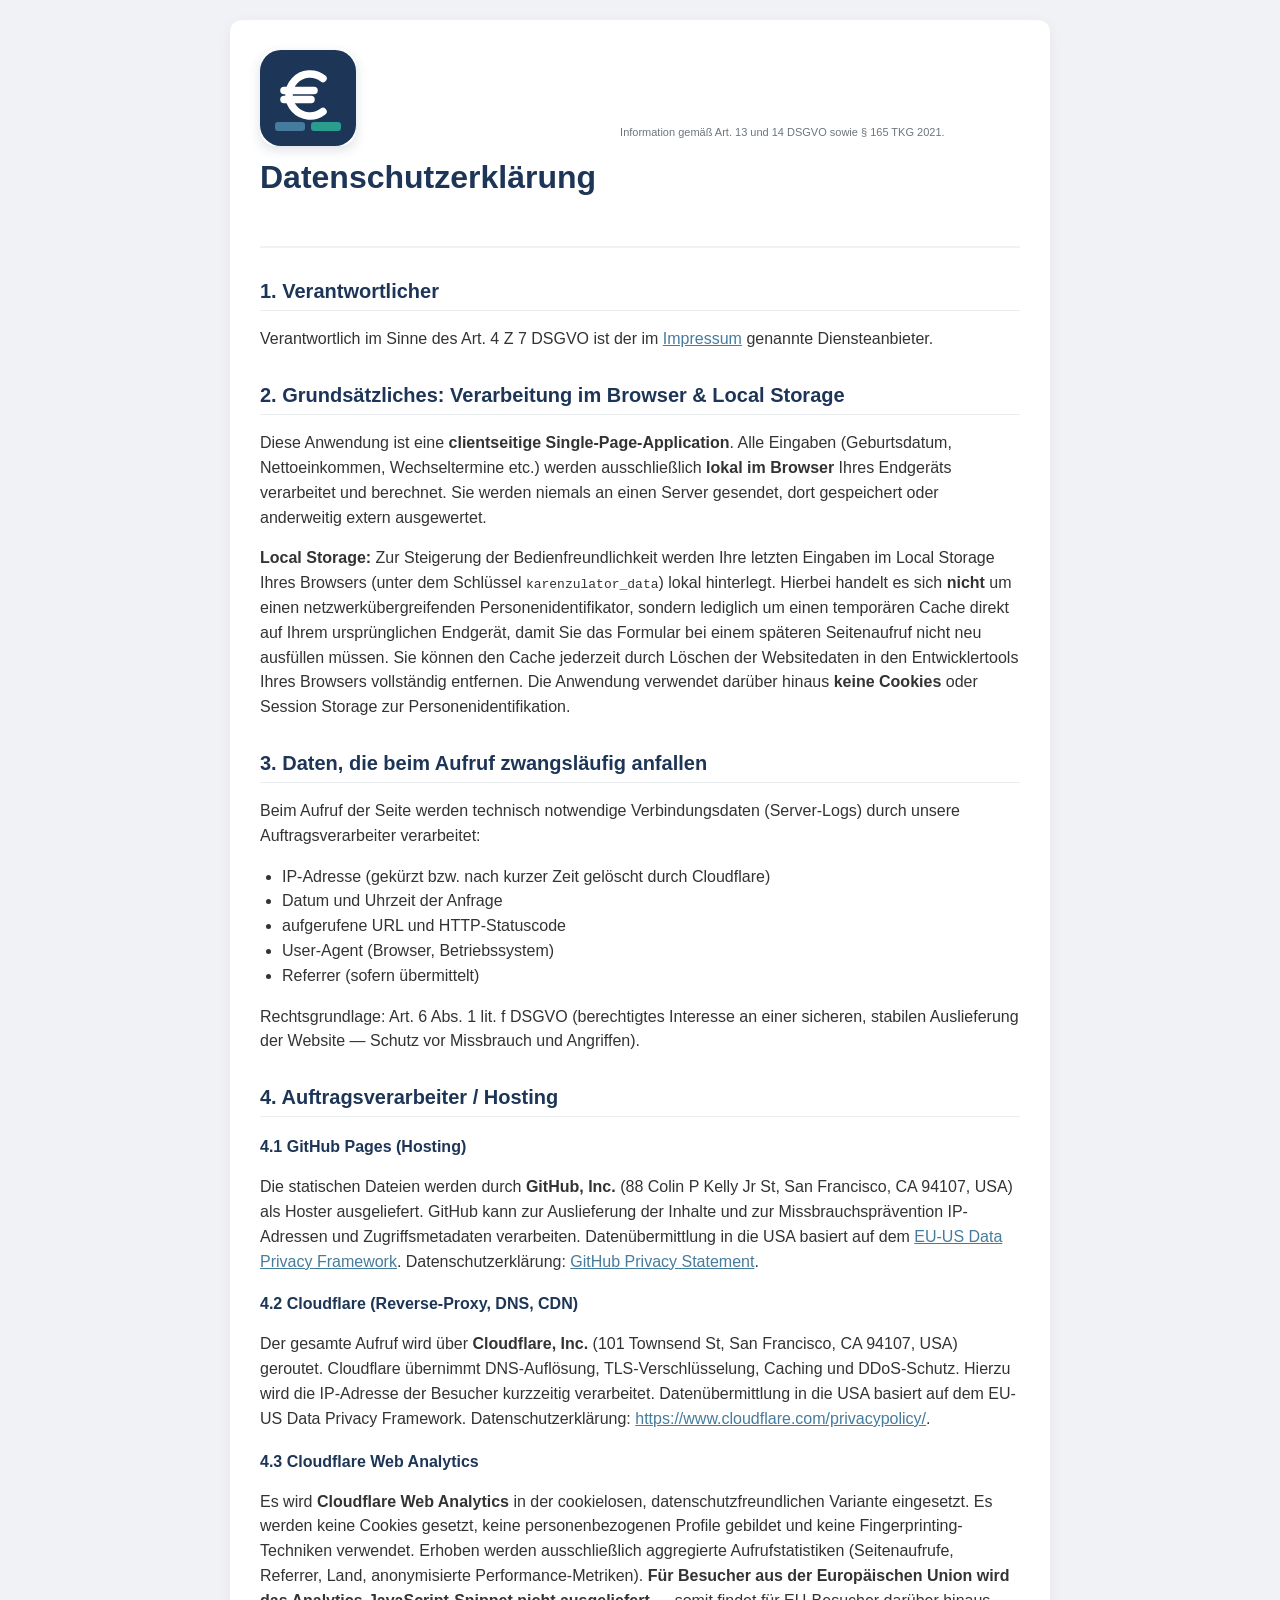
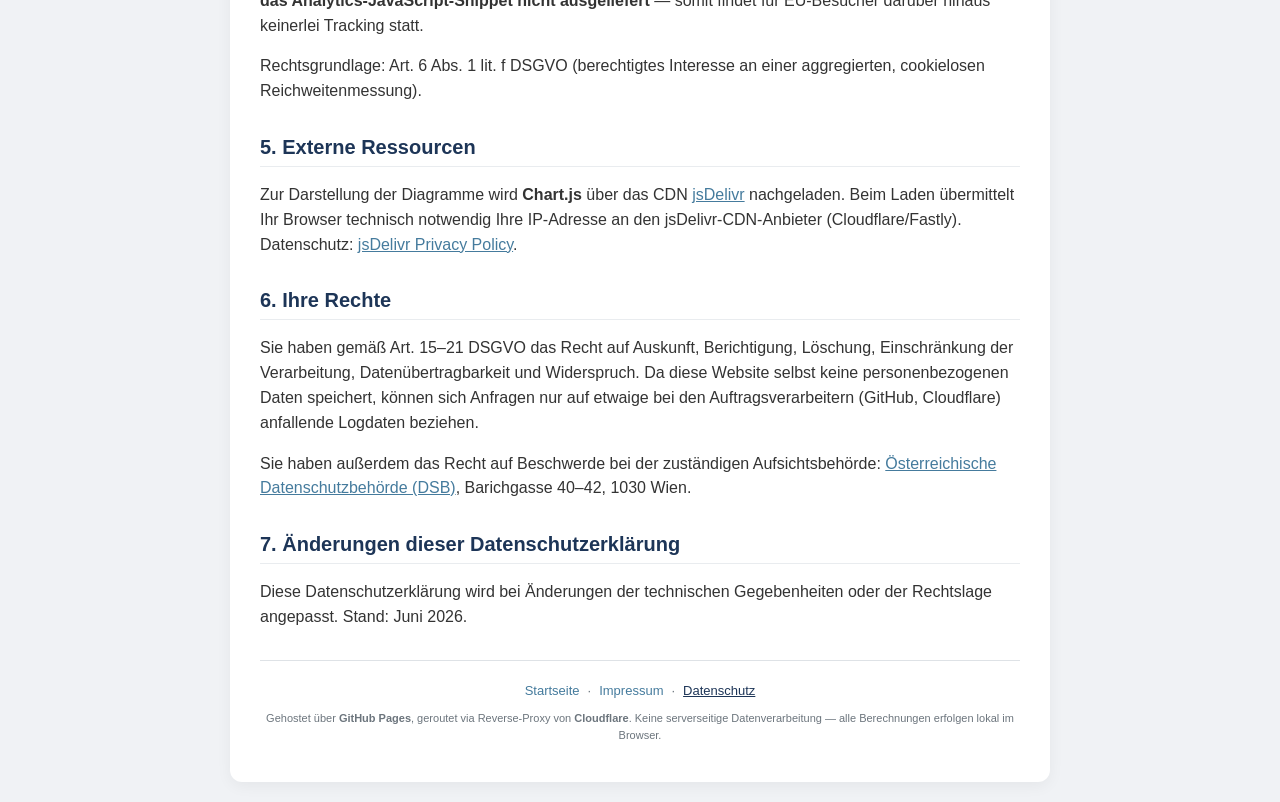
<file: datenschutz.html>
<!DOCTYPE html>
<html lang="de">

<head>
  <meta charset="UTF-8">
  <meta name="viewport" content="width=device-width, initial-scale=1.0">
  <title>Datenschutzerkl&auml;rung &mdash; Karenzulator</title>
  <link rel="icon" type="image/svg+xml" href="assets/favicon.svg">
  <link rel="apple-touch-icon" href="assets/favicon.svg">
  <meta name="theme-color" content="#1d3557">
  <meta name="robots" content="noindex">
  <link rel="stylesheet" href="css/styles.css">
</head>

<body>
  <div class="container legal-page">
    <div class="app-header">
      <div class="top-row">
        <a href="index.html" aria-label="Zur Startseite">
          <img src="assets/favicon.svg" alt="" class="app-logo" width="48" height="48">
        </a>
        <h1>Datenschutzerkl&auml;rung</h1>
      </div>
      <div class="desc-row">
        <p class="field-desc">
          Information gem&auml;&szlig; Art. 13 und 14 DSGVO sowie &sect; 165 TKG 2021.
        </p>
      </div>
    </div>


    <h2>1. Verantwortlicher</h2>
    <p>
      Verantwortlich im Sinne des Art. 4 Z 7 DSGVO ist der im
      <a href="impressum.html">Impressum</a> genannte Diensteanbieter.
    </p>

    <h2>2. Grunds&auml;tzliches: Verarbeitung im Browser &amp; Local Storage</h2>
    <p>
      Diese Anwendung ist eine <b>clientseitige Single-Page-Application</b>. Alle Eingaben
      (Geburtsdatum, Nettoeinkommen, Wechseltermine etc.) werden ausschlie&szlig;lich
      <b>lokal im Browser</b> Ihres Endger&auml;ts verarbeitet und berechnet. Sie werden niemals an einen Server
      gesendet,
      dort gespeichert oder anderweitig extern ausgewertet.
    </p>
    <p>
      <b>Local Storage:</b> Zur Steigerung der Bedienfreundlichkeit werden Ihre letzten Eingaben
      im Local Storage Ihres Browsers (unter dem Schl&uuml;ssel <code>karenzulator_data</code>) lokal hinterlegt.
      Hierbei handelt es sich <b>nicht</b> um einen netzwerk&uuml;bergreifenden Personenidentifikator,
      sondern lediglich um einen tempor&auml;ren Cache direkt auf Ihrem urspr&uuml;nglichen Endger&auml;t,
      damit Sie das Formular bei einem sp&auml;teren Seitenaufruf nicht neu ausf&uuml;llen m&uuml;ssen.
      Sie k&ouml;nnen den Cache jederzeit durch L&ouml;schen der Websitedaten in den Entwicklertools Ihres Browsers
      vollst&auml;ndig entfernen.
      Die Anwendung verwendet dar&uuml;ber hinaus <b>keine Cookies</b> oder Session Storage zur Personenidentifikation.
    </p>

    <h2>3. Daten, die beim Aufruf zwangsl&auml;ufig anfallen</h2>
    <p>
      Beim Aufruf der Seite werden technisch notwendige Verbindungsdaten (Server-Logs) durch unsere
      Auftragsverarbeiter verarbeitet:
    </p>
    <ul>
      <li>IP-Adresse (gek&uuml;rzt bzw. nach kurzer Zeit gel&ouml;scht durch Cloudflare)</li>
      <li>Datum und Uhrzeit der Anfrage</li>
      <li>aufgerufene URL und HTTP-Statuscode</li>
      <li>User-Agent (Browser, Betriebssystem)</li>
      <li>Referrer (sofern &uuml;bermittelt)</li>
    </ul>
    <p>
      Rechtsgrundlage: Art. 6 Abs. 1 lit. f DSGVO (berechtigtes Interesse an einer sicheren,
      stabilen Auslieferung der Website &mdash; Schutz vor Missbrauch und Angriffen).
    </p>

    <h2>4. Auftragsverarbeiter / Hosting</h2>

    <h3>4.1 GitHub Pages (Hosting)</h3>
    <p>
      Die statischen Dateien werden durch <b>GitHub, Inc.</b> (88 Colin P Kelly Jr St, San Francisco,
      CA 94107, USA) als Hoster ausgeliefert. GitHub kann zur Auslieferung der Inhalte und zur
      Missbrauchspr&auml;vention IP-Adressen und Zugriffsmetadaten verarbeiten.
      Daten&uuml;bermittlung in die USA basiert auf dem
      <a href="https://commission.europa.eu/document/fa09cbad-dd7d-4684-ae60-be03fcb0fddf_en" target="_blank"
        rel="noopener">EU-US Data Privacy Framework</a>.
      Datenschutzerkl&auml;rung:
      <a href="https://docs.github.com/en/site-policy/privacy-policies/github-general-privacy-statement" target="_blank"
        rel="noopener">GitHub Privacy Statement</a>.
    </p>

    <h3>4.2 Cloudflare (Reverse-Proxy, DNS, CDN)</h3>
    <p>
      Der gesamte Aufruf wird &uuml;ber <b>Cloudflare, Inc.</b> (101 Townsend St, San Francisco,
      CA 94107, USA) geroutet. Cloudflare &uuml;bernimmt DNS-Aufl&ouml;sung, TLS-Verschl&uuml;sselung,
      Caching und DDoS-Schutz. Hierzu wird die IP-Adresse der Besucher kurzzeitig verarbeitet.
      Daten&uuml;bermittlung in die USA basiert auf dem EU-US Data Privacy Framework.
      Datenschutzerkl&auml;rung:
      <a href="https://www.cloudflare.com/privacypolicy/" target="_blank"
        rel="noopener">https://www.cloudflare.com/privacypolicy/</a>.
    </p>

    <h3>4.3 Cloudflare Web Analytics</h3>
    <p>
      Es wird <b>Cloudflare Web Analytics</b> in der cookielosen, datenschutzfreundlichen Variante
      eingesetzt. Es werden keine Cookies gesetzt, keine personenbezogenen Profile gebildet und keine
      Fingerprinting-Techniken verwendet. Erhoben werden ausschlie&szlig;lich aggregierte
      Aufrufstatistiken (Seitenaufrufe, Referrer, Land, anonymisierte Performance-Metriken).
      <b>F&uuml;r Besucher aus der Europ&auml;ischen Union wird das Analytics-JavaScript-Snippet
        nicht ausgeliefert</b> &mdash; somit findet f&uuml;r EU-Besucher dar&uuml;ber hinaus keinerlei
      Tracking statt.
    </p>
    <p>
      Rechtsgrundlage: Art. 6 Abs. 1 lit. f DSGVO (berechtigtes Interesse an einer aggregierten,
      cookielosen Reichweitenmessung).
    </p>

    <h2>5. Externe Ressourcen</h2>
    <p>
      Zur Darstellung der Diagramme wird <b>Chart.js</b> &uuml;ber das CDN
      <a href="https://www.jsdelivr.com/" target="_blank" rel="noopener">jsDelivr</a> nachgeladen.
      Beim Laden &uuml;bermittelt Ihr Browser technisch notwendig Ihre IP-Adresse an den
      jsDelivr-CDN-Anbieter (Cloudflare/Fastly). Datenschutz:
      <a href="https://www.jsdelivr.com/terms/privacy-policy-jsdelivr-net" target="_blank" rel="noopener">jsDelivr
        Privacy Policy</a>.
    </p>

    <h2>6. Ihre Rechte</h2>
    <p>
      Sie haben gem&auml;&szlig; Art. 15&ndash;21 DSGVO das Recht auf Auskunft, Berichtigung, L&ouml;schung,
      Einschr&auml;nkung der Verarbeitung, Daten&uuml;bertragbarkeit und Widerspruch. Da diese Website
      selbst keine personenbezogenen Daten speichert, k&ouml;nnen sich Anfragen nur auf etwaige bei
      den Auftragsverarbeitern (GitHub, Cloudflare) anfallende Logdaten beziehen.
    </p>
    <p>
      Sie haben au&szlig;erdem das Recht auf Beschwerde bei der zust&auml;ndigen Aufsichtsbeh&ouml;rde:
      <a href="https://www.dsb.gv.at/" target="_blank" rel="noopener">&Ouml;sterreichische Datenschutzbeh&ouml;rde
        (DSB)</a>, Barichgasse 40&ndash;42, 1030 Wien.
    </p>

    <h2>7. &Auml;nderungen dieser Datenschutzerkl&auml;rung</h2>
    <p>
      Diese Datenschutzerkl&auml;rung wird bei &Auml;nderungen der technischen Gegebenheiten
      oder der Rechtslage angepasst. Stand: <time datetime="2026-06">Juni 2026</time>.
    </p>

    <footer class="legal-footer">
      <nav class="footer-nav" aria-label="Rechtliche Navigation">
        <a href="index.html">Startseite</a>
        <span aria-hidden="true">&middot;</span>
        <a href="impressum.html">Impressum</a>
        <span aria-hidden="true">&middot;</span>
        <a href="datenschutz.html" aria-current="page">Datenschutz</a>
      </nav>
      <p>
        Gehostet &uuml;ber <b>GitHub Pages</b>, geroutet via Reverse-Proxy von <b>Cloudflare</b>.
        Keine serverseitige Datenverarbeitung &mdash; alle Berechnungen erfolgen lokal im Browser.
      </p>
    </footer>
  </div>
</body>

</html>
</file>
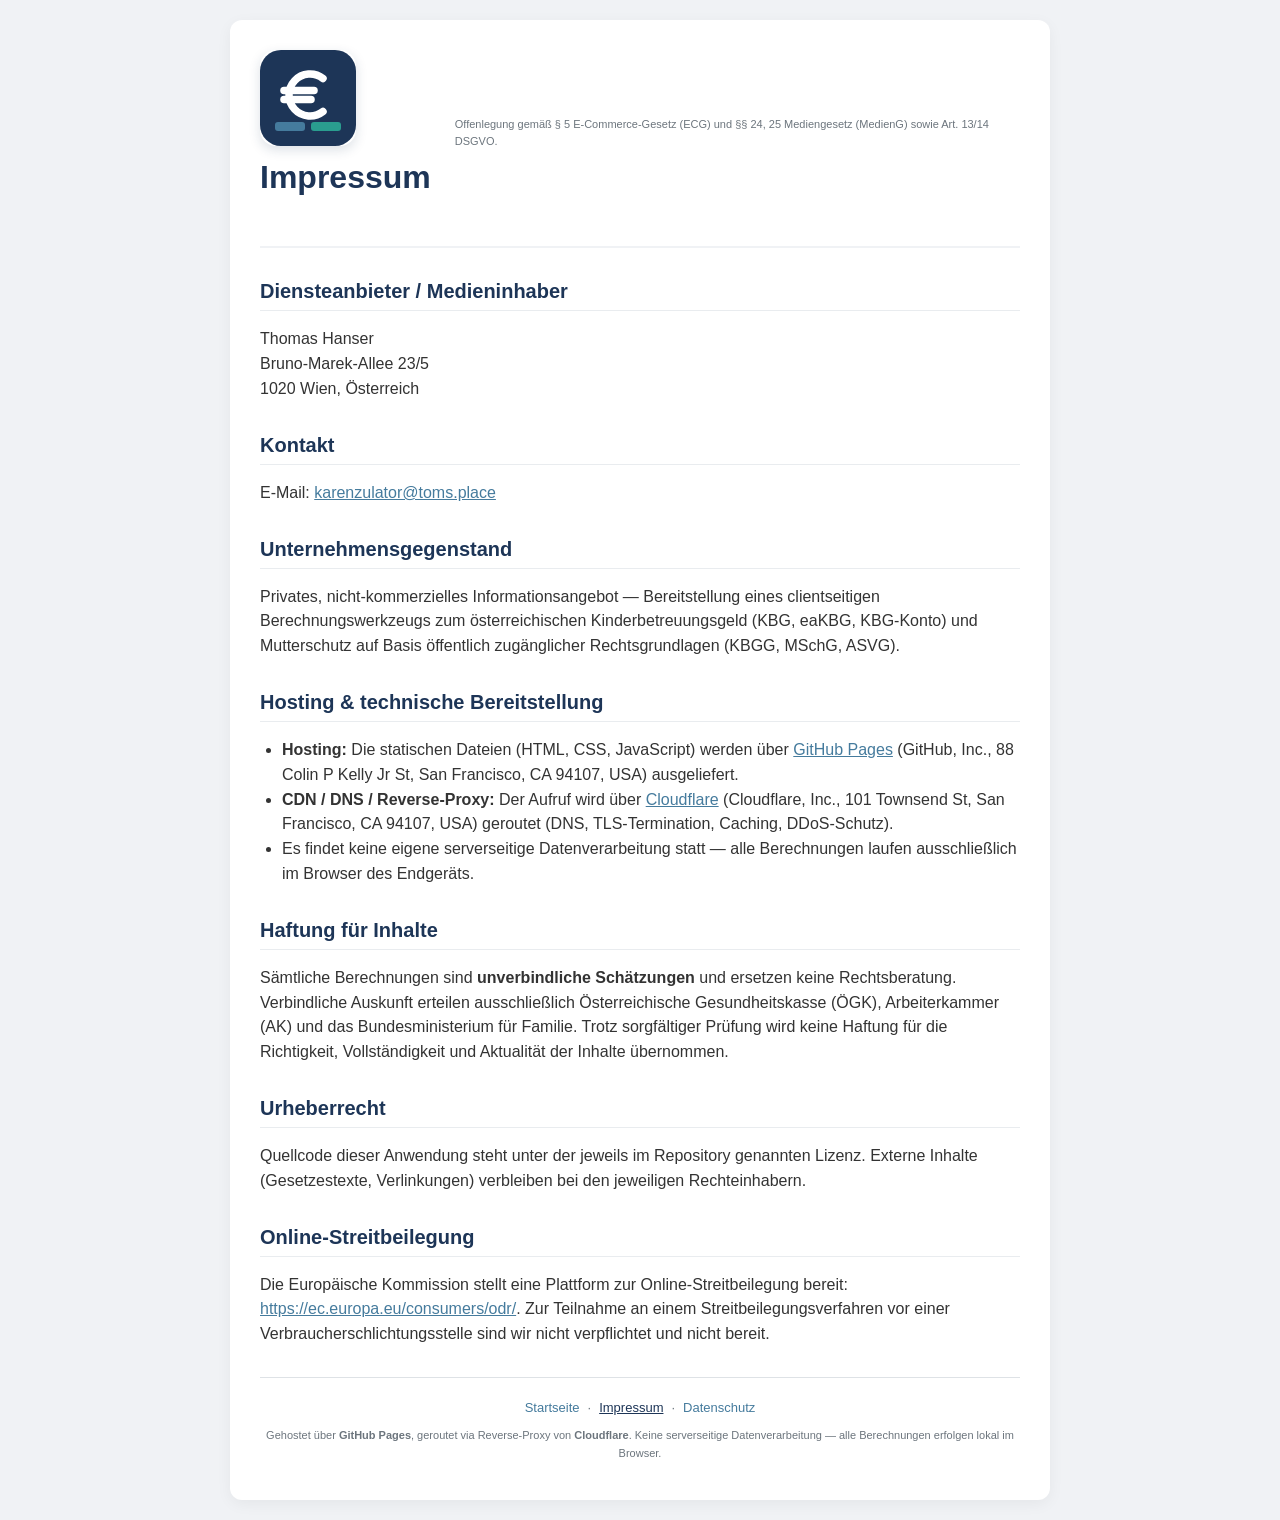
<file: impressum.html>
<!DOCTYPE html>
<html lang="de">

<head>
  <meta charset="UTF-8">
  <meta name="viewport" content="width=device-width, initial-scale=1.0">
  <title>Impressum &mdash; Karenzulator</title>
  <link rel="icon" type="image/svg+xml" href="assets/favicon.svg">
  <link rel="apple-touch-icon" href="assets/favicon.svg">
  <meta name="theme-color" content="#1d3557">
  <meta name="robots" content="noindex">
  <link rel="stylesheet" href="css/styles.css">
</head>

<body>
  <div class="container legal-page">
    <div class="app-header">
      <div class="top-row">
        <a href="index.html" aria-label="Zur Startseite">
          <img src="assets/favicon.svg" alt="" class="app-logo" width="48" height="48">
        </a>
        <h1>Impressum</h1>
      </div>
      <div class="desc-row">
        <p class="field-desc">
          Offenlegung gem&auml;&szlig; &sect; 5 E-Commerce-Gesetz (ECG) und &sect;&sect; 24, 25 Mediengesetz (MedienG)
          sowie Art. 13/14 DSGVO.
        </p>
      </div>
    </div>

    <h2>Diensteanbieter / Medieninhaber</h2>
    <p>
      Thomas Hanser<br>
      Bruno-Marek-Allee 23/5<br>
      1020 Wien, &Ouml;sterreich
    </p>

    <h2>Kontakt</h2>
    <p>
      E-Mail: <a href="mailto:karenzulator@toms.place">karenzulator@toms.place</a>
    </p>

    <h2>Unternehmensgegenstand</h2>
    <p>
      Privates, nicht-kommerzielles Informationsangebot &mdash; Bereitstellung eines clientseitigen
      Berechnungswerkzeugs zum &ouml;sterreichischen Kinderbetreuungsgeld (KBG, eaKBG, KBG-Konto) und Mutterschutz
      auf Basis &ouml;ffentlich zug&auml;nglicher Rechtsgrundlagen (KBGG, MSchG, ASVG).
    </p>

    <h2>Hosting &amp; technische Bereitstellung</h2>
    <ul>
      <li>
        <b>Hosting:</b> Die statischen Dateien (HTML, CSS, JavaScript) werden &uuml;ber
        <a href="https://pages.github.com/" target="_blank" rel="noopener">GitHub Pages</a>
        (GitHub, Inc., 88 Colin P Kelly Jr St, San Francisco, CA 94107, USA) ausgeliefert.
      </li>
      <li>
        <b>CDN / DNS / Reverse-Proxy:</b> Der Aufruf wird &uuml;ber
        <a href="https://www.cloudflare.com/" target="_blank" rel="noopener">Cloudflare</a>
        (Cloudflare, Inc., 101 Townsend St, San Francisco, CA 94107, USA) geroutet (DNS,
        TLS-Termination, Caching, DDoS-Schutz).
      </li>
      <li>
        Es findet keine eigene serverseitige Datenverarbeitung statt &mdash; alle Berechnungen laufen
        ausschlie&szlig;lich im Browser des Endger&auml;ts.
      </li>
    </ul>

    <h2>Haftung f&uuml;r Inhalte</h2>
    <p>
      S&auml;mtliche Berechnungen sind <b>unverbindliche Sch&auml;tzungen</b> und ersetzen keine
      Rechtsberatung. Verbindliche Auskunft erteilen ausschlie&szlig;lich
      &Ouml;sterreichische Gesundheitskasse (&Ouml;GK), Arbeiterkammer (AK) und das
      Bundesministerium f&uuml;r Familie. Trotz sorgf&auml;ltiger Pr&uuml;fung wird keine Haftung f&uuml;r
      die Richtigkeit, Vollst&auml;ndigkeit und Aktualit&auml;t der Inhalte &uuml;bernommen.
    </p>

    <h2>Urheberrecht</h2>
    <p>
      Quellcode dieser Anwendung steht unter der jeweils im Repository genannten Lizenz.
      Externe Inhalte (Gesetzestexte, Verlinkungen) verbleiben bei den jeweiligen Rechteinhabern.
    </p>

    <h2>Online-Streitbeilegung</h2>
    <p>
      Die Europ&auml;ische Kommission stellt eine Plattform zur Online-Streitbeilegung bereit:
      <a href="https://ec.europa.eu/consumers/odr/" target="_blank"
        rel="noopener">https://ec.europa.eu/consumers/odr/</a>.
      Zur Teilnahme an einem Streitbeilegungsverfahren vor einer Verbraucherschlichtungsstelle sind wir nicht
      verpflichtet und nicht bereit.
    </p>

    <footer class="legal-footer">
      <nav class="footer-nav" aria-label="Rechtliche Navigation">
        <a href="index.html">Startseite</a>
        <span aria-hidden="true">&middot;</span>
        <a href="impressum.html" aria-current="page">Impressum</a>
        <span aria-hidden="true">&middot;</span>
        <a href="datenschutz.html">Datenschutz</a>
      </nav>
      <p>
        Gehostet &uuml;ber <b>GitHub Pages</b>, geroutet via Reverse-Proxy von <b>Cloudflare</b>.
        Keine serverseitige Datenverarbeitung &mdash; alle Berechnungen erfolgen lokal im Browser.
      </p>
    </footer>
  </div>
</body>

</html>
</file>
<file: css/styles.css>
:root {
  --wochengeld-color: #e63946;
  --mutter-kbg-color: #457b9d;
  --vater-kbg-color: #2a9d8f;
  --mutter-kbg-2-color: #1d3557;
  --extended-m-color: #f4a261;
  --extended-v-color: #e9c46a;
  --arbeiten-color: #e9ecef;
  --bg-light: #f8f9fa;
  --primary: #1d3557;
  --primary-accent: #457b9d;
  --danger: #e63946;
  --success: #2a9d8f;
}

* {
  box-sizing: border-box;
}

body {
  font-family: "Segoe UI", Tahoma, Geneva, Verdana, sans-serif;
  line-height: 1.5;
  color: #333;
  background-color: #f0f2f5;
  margin: 0;
  padding: 20px;
}
.container {
  max-width: 1400px;
  margin: 0 auto;
  background: white;
  padding: 30px;
  border-radius: 12px;
  box-shadow: 0 4px 15px rgba(0, 0, 0, 0.05);
}
h1,
h2,
h3 {
  color: var(--primary);
  margin-top: 0;
}

/* ============ App Header (Logo + H1) ============ */
.app-header {
  display: flex;
  flex-direction: row;
  align-items: center;
  justify-content: flex-start;
  gap: 24px;
  margin-bottom: 24px;
  border-bottom: 2px solid #f0f2f5;
  padding-bottom: 24px;
}
.app-logo {
  flex: 0 0 auto;
  width: 96px;
  height: 96px;
  border-radius: 16px;
  box-shadow: 0 4px 12px rgba(29, 53, 87, 0.15);
}
.app-header-text {
  display: flex;
  flex-direction: column;
  justify-content: center;
  gap: 8px;
}
.app-header-text h1 {
  margin: 0;
  font-size: 28px;
  color: var(--primary);
  line-height: 1.2;
}
.app-header-text p {
  margin: 0;
  color: #555;
  font-size: 15px;
  line-height: 1.6;
}
.app-header-text h2 {
  font-size: 16px;
  color: var(--danger);
  margin: 0;
  background: #ffebee;
  padding: 6px 12px;
  border-radius: 6px;
  display: inline-block;
  align-self: flex-start;
}
@media (max-width: 768px) {
  .app-header {
    display: grid;
    grid-template-columns: 48px 1fr;
    gap: 12px;
    align-items: center;
    border-bottom: 2px solid #f0f2f5;
    padding-bottom: 20px;
    margin-bottom: 20px;
  }
  .app-header-text {
    display: contents;
  }
  .app-logo {
    grid-column: 1;
    width: 48px;
    height: 48px;
    border-radius: 8px;
    margin: 0;
  }
  .app-header-text h1 {
    grid-column: 2;
    font-size: 20px;
    margin: 0;
  }
  .app-header-text p {
    grid-column: 1 / -1;
    font-size: 13px;
    margin-top: 8px;
  }
  .app-header-text h2 {
    grid-column: 1 / -1;
    align-self: flex-start;
  }
}

.grid {
  display: grid;
  grid-template-columns: 380px 1fr;
  gap: 30px;
}

@media (max-width: 1536px) {
  /* Limit Sidebar + Main to viewport width to prevent horizontal scroll.
       Wert wird in engeren Breakpoints unten an das jeweilige Padding angepasst. */
  .grid > .controls,
  .grid > .dashboard-section {
    max-width: calc(100vw - 28px);
    min-width: 0;
    overflow-x: hidden;
  }
}
@media (max-width: 1000px) {
  .grid {
    grid-template-columns: 1fr;
  }
}

/* ============ Sidebar ============ */
.controls {
  background: var(--bg-light);
  padding: 20px;
  border-radius: 8px;
  border: 1px solid #dee2e6;
  height: fit-content;
}
.form-group {
  margin-bottom: 24px;
}
.form-group.nested {
  background: #fff;
  padding: 16px;
  border-radius: 6px;
  border: 1px solid #dee2e6;
}
label {
  display: block;
  font-weight: 700;
  margin-bottom: 4px;
  color: #343a40;
  font-size: 14px;
}
.check-label {
  display: flex;
  align-items: center;
  gap: 8px;
  cursor: pointer;
  font-weight: 600;
}
.check-label input {
  width: 16px;
}
.field-desc {
  font-size: 11px;
  color: #6c757d;
  margin-top: 4px;
  display: block;
  line-height: 1.4;
}
input[type="date"],
input[type="number"],
select {
  width: 100%;
  max-width: 100%;
  min-width: 0;
  padding: 10px;
  border: 1px solid #ced4da;
  border-radius: 6px;
  font-size: 14px;
  background: #fff;
}
/* iOS Safari: date-Inputs nicht entkleiden (sonst kollabiert Text vertikal),
   aber Mindesthöhe erzwingen, damit der native Picker-Text nicht abgeschnitten wird. */
input[type="date"] {
  min-height: 42px;
  line-height: 1.2;
  -webkit-appearance: none;
  appearance: none;
  -webkit-min-logical-height: 1.2em;
}
input[type="number"],
select {
  -webkit-appearance: none;
  appearance: none;
}
select {
  background-image: url("data:image/svg+xml;utf8,<svg xmlns='http://www.w3.org/2000/svg' viewBox='0 0 12 8'><path fill='%236c757d' d='M6 8L0 0h12z'/></svg>");
  background-repeat: no-repeat;
  background-position: right 12px center;
  background-size: 10px;
  padding-right: 32px;
}
.input-group {
  display: flex;
  align-items: stretch;
  width: 100%;
}
.input-group input {
  flex: 1 1 auto;
  min-width: 0;
  border-top-right-radius: 0;
  border-bottom-right-radius: 0;
}
.input-group-append {
  flex: 0 0 auto;
}
.input-group-append {
  padding: 10px 12px;
  background: #e9ecef;
  border: 1px solid #ced4da;
  border-left: none;
  border-top-right-radius: 6px;
  border-bottom-right-radius: 6px;
  font-size: 14px;
  color: #495057;
  font-weight: bold;
}
hr {
  border: 0;
  border-top: 1px solid #dee2e6;
  margin: 16px 0;
}

.btn-primary {
  width: 100%;
  padding: 12px;
  background: var(--primary);
  color: white;
  border: none;
  border-radius: 6px;
  font-size: 15px;
  font-weight: bold;
  cursor: pointer;
  transition: background 0.2s;
}
.btn-primary:hover {
  background: var(--primary-accent);
}
.btn-primary:disabled {
  opacity: 0.5;
  cursor: progress;
}

.btn-secondary {
  background: #e2e8f0;
  color: #333;
  border: 1px solid #cbd5e1;
  border-radius: 6px;
  font-size: 14px;
  font-weight: bold;
  cursor: pointer;
  transition: all 0.2s ease;
  flex: 0 0 auto;
  width: auto;
  padding: 5px 16px;
  display: flex;
  align-items: center;
}
.btn-secondary:hover {
  background: #cbd5e1;
  border-color: #94a3b8;
}

.optimizer-result {
  margin-top: 12px;
  font-size: 12px;
  padding: 10px;
  background: #fff;
  border-radius: 6px;
  border-left: 4px solid var(--success);
  display: none;
}
.optimizer-result.active {
  display: block;
}
.optimizer-result h4 {
  margin: 0 0 6px 0;
  font-size: 13px;
  color: var(--success);
}

/* ============ Alert Boxes ============ */
.alert-box {
  background: #ffebee;
  border-left: 5px solid var(--danger);
  padding: 12px 15px;
  margin-bottom: 12px;
  border-radius: 4px;
  font-size: 13px;
  color: #b71c1c;
  display: none;
}

/* ============ Dashboards / Cards ============ */
.dashboard-section {
  margin-bottom: 36px;
}
.dashboard {
  display: grid;
  grid-template-columns: repeat(auto-fit, minmax(180px, 1fr));
  gap: 20px;
  margin-top: 12px;
}
.card {
  background: var(--bg-light);
  padding: 15px;
  border-radius: 8px;
  border-left: 5px solid #6c757d;
  box-shadow: 0 2px 4px rgba(0, 0, 0, 0.02);
  display: flex;
  flex-direction: column;
  justify-content: center;
}
.card.success {
  border-left-color: var(--success);
  background-color: #e8f5e9;
}
.card.danger {
  border-left-color: var(--danger);
  background-color: #ffebee;
}
.card.total {
  border-left-color: var(--primary);
  background-color: #e3f2fd;
}
.card.household {
  border-left-color: #6a4c93;
  background-color: #f3e5f5;
}
.card h4 {
  margin: 0;
  font-size: 11px;
  text-transform: uppercase;
  color: #6c757d;
  letter-spacing: 0.3px;
}
.card .value {
  font-size: 18px;
  font-weight: bold;
  margin-top: 5px;
}
.card .subtext {
  font-size: 11px;
  color: #adb5bd;
  margin-top: 3px;
}
.card.calc-detail {
  grid-column: 1 / -1;
  margin-top: 15px;
  font-size: 13px;
  line-height: 1.7;
}

/* ============ Timeline ============ */
.timeline-wrapper {
  margin-top: 20px;
  background: #fff;
  border: 1px solid #dee2e6;
  border-radius: 8px;
  padding: 20px;
}
.timeline-bar {
  display: flex;
  height: 35px;
  border-radius: 6px;
  overflow: hidden;
  margin-bottom: 25px;
  box-shadow: inset 0 2px 4px rgba(0, 0, 0, 0.1);
  background: var(--arbeiten-color);
}
.timeline-segment {
  display: flex;
  align-items: center;
  justify-content: center;
  color: white;
  font-weight: bold;
  font-size: 11px;
  overflow: hidden;
  white-space: nowrap;
  border-right: 1px solid rgba(255, 255, 255, 0.2);
}
.legend {
  display: flex;
  gap: 12px;
  flex-wrap: wrap;
  margin-bottom: 20px;
}
.legend-item {
  display: flex;
  align-items: center;
  font-size: 12px;
}
.legend-color {
  width: 14px;
  height: 14px;
  border-radius: 4px;
  margin-right: 6px;
}

/* ============ Calendar ============ */
.calendar-view {
  display: grid;
  grid-template-columns: repeat(auto-fill, minmax(280px, 1fr));
  gap: 15px;
  margin-top: 20px;
}
.month-box {
  background: white;
  border: 1px solid #dee2e6;
  border-radius: 8px;
  padding: 12px;
  box-shadow: 0 2px 5px rgba(0, 0, 0, 0.02);
  display: flex;
  flex-direction: column;
  justify-content: space-between;
}
.month-header {
  font-weight: bold;
  border-bottom: 2px solid #f0f2f5;
  padding-bottom: 5px;
  margin-bottom: 8px;
  color: var(--primary);
  font-size: 14px;
  display: flex;
  justify-content: space-between;
}
.person-grid {
  display: grid;
  grid-template-columns: 1fr 0.6fr;
  gap: 8px;
}
.person-strip {
  display: flex;
  flex-direction: column;
  min-width: 0;
}
.person-name {
  font-size: 11px;
  font-weight: bold;
  color: #6c757d;
  margin-bottom: 4px;
  text-transform: uppercase;
  text-align: end;
  padding-bottom: 4px;
  border-bottom: 1px dashed #e9ecef;
}
.day-strip {
  display: flex;
  flex-direction: row;
  justify-content: end;
  gap: 4px;
  font-size: 11px;
  flex: 1;
}
.person-finance {
  display: flex;
  justify-content: end;
  font-size: 12px;
  margin-top: 8px;
  padding-top: 6px;
  border-top: 1px dashed #e9ecef;
  font-weight: 500;
}
.phase-badge {
  padding: 4px 8px;
  border-radius: 4px;
  font-weight: 500;
  overflow: hidden;
  white-space: nowrap;
  display: flex;
  justify-content: space-between;
}
.finance-footer {
  border-top: 1px solid #eee;
  padding-top: 8px;
  font-size: 12px;
  margin-top: 8px;
}
.finance-row {
  display: grid;
  grid-template-columns: auto auto;
  gap: 6px;
  margin-bottom: 2px;
}
.finance-total {
  font-weight: bold;
  font-size: 13px;
}

/* ============ Phase Colors ============ */
.bg-wochengeld {
  background-color: var(--wochengeld-color);
  color: white;
}
.bg-mutter-kbg {
  background-color: var(--mutter-kbg-color);
  color: white;
}
.bg-vater-kbg {
  background-color: var(--vater-kbg-color);
  color: white;
}
.bg-mutter-kbg-2 {
  background-color: var(--mutter-kbg-2-color);
  color: white;
}
.bg-ext-m {
  background-color: var(--extended-m-color);
  color: #333;
}
.bg-ext-v {
  background-color: var(--extended-v-color);
  color: #333;
}
.bg-arbeiten {
  background-color: var(--arbeiten-color);
  color: #6c757d;
  border: 1px solid #ced4da;
}
.color-mutter {
  color: var(--mutter-kbg-color);
  font-weight: 600;
}
.color-vater {
  color: var(--vater-kbg-color);
  font-weight: 600;
}

/* ============ Chart ============ */
.chart-card {
  background: white;
  padding: 15px;
  border-radius: 8px;
  border: 1px solid #dee2e6;
  margin-top: 20px;
}
.chart-container {
  position: relative;
  height: 320px;
  width: 100%;
}

/* ============ Annahmen-Box ============ */
.assumptions-box {
  margin-top: 30px;
  padding: 14px 18px;
  background: #fff8e1;
  border: 1px solid #ffe082;
  border-radius: 8px;
  font-size: 13px;
  color: #4a3a00;
}
.assumptions-box summary {
  cursor: pointer;
  font-weight: 600;
  font-size: 14px;
  padding: 4px 0;
  user-select: none;
}
.assumptions-box summary:hover {
  color: #b76e00;
}
.assumptions-content {
  margin-top: 12px;
}
.assumptions-content h4 {
  margin: 14px 0 6px;
  font-size: 13px;
  color: #6b4f00;
}
.assumptions-content h4:first-child {
  margin-top: 0;
}
.assumptions-content ul {
  margin: 0 0 10px;
  padding-left: 20px;
  line-height: 1.55;
}
.assumptions-content li {
  margin-bottom: 4px;
}
.assumptions-content a {
  color: #b76e00;
}

/* ============ Footer ============ */
.legal-footer {
  margin-top: 30px;
  padding-top: 20px;
  border-top: 1px solid #dee2e6;
  font-size: 11px;
  color: #6c757d;
  text-align: center;
}
.legal-footer p {
  margin: 8px 0;
}
.footer-nav {
  margin-bottom: 10px;
  font-size: 13px;
  display: flex;
  flex-wrap: wrap;
  justify-content: center;
  align-items: center;
  gap: 8px;
}
.footer-nav a {
  color: var(--primary-accent);
  text-decoration: none;
  font-weight: 500;
}
.footer-nav a:hover {
  text-decoration: underline;
}
.footer-nav a[aria-current="page"] {
  color: var(--primary);
  text-decoration: underline;
}

/* ============ Legal Sub-Pages (Impressum / Datenschutz) ============ */
.legal-page {
  max-width: 820px;
}
.legal-page h2 {
  margin-top: 28px;
  margin-bottom: 8px;
  font-size: 20px;
  border-bottom: 1px solid #e9ecef;
  padding-bottom: 4px;
}
.legal-page h3 {
  margin-top: 18px;
  margin-bottom: 6px;
  font-size: 16px;
}
.legal-page p,
.legal-page li {
  line-height: 1.55;
}
.legal-page ul {
  padding-left: 22px;
}
.legal-page a {
  color: var(--primary-accent);
}
.legal-page .app-header a {
  display: inline-flex;
}

/* ============ Responsive / Mobile ============ */
@media (max-width: 768px) {
  body {
    padding: 4px;
  }
  .container {
    padding: 10px;
    border-radius: 8px;
    max-width: 100%;
    overflow-x: hidden;
  }
  h1 {
    font-size: 22px;
    line-height: 1.3;
  }
  h2 {
    font-size: 18px;
  }
  h3 {
    font-size: 16px;
  }

  .grid {
    gap: 12px;
  }

  .controls {
    padding: 10px;
    min-width: 0;
  }
  .form-group {
    margin-bottom: 12px;
    min-width: 0;
  }
  .form-group.nested {
    padding: 8px;
  }

  .dashboard {
    grid-template-columns: repeat(auto-fit, minmax(140px, 1fr));
    gap: 8px;
  }
  .card {
    padding: 10px;
  }
  .card .value {
    font-size: 16px;
  }
  .card h4 {
    font-size: 10px;
  }

  .calendar-view {
    grid-template-columns: 1fr;
    gap: 10px;
  }
  .month-box {
    padding: 10px;
  }

  .timeline-wrapper {
    padding: 10px;
  }
  .timeline-bar {
    height: 28px;
  }
  .timeline-segment {
    font-size: 10px;
  }

  .legend {
    gap: 8px;
  }
  .legend-item {
    font-size: 11px;
  }

  .chart-container {
    height: 240px;
  }
  .chart-card {
    padding: 8px;
  }

  .alert-box {
    font-size: 12px;
    padding: 8px 10px;
  }

  .assumptions-box {
    padding: 10px 12px;
  }

  input[type="date"],
  input[type="number"],
  select {
    font-size: 16px; /* iOS: kein Auto-Zoom bei Focus */
    padding: 9px;
  }
  input[type="date"] {
    min-height: 44px;
  } /* iOS Touch-Target */
}

@media (max-width: 420px) {
  .dashboard {
    grid-template-columns: 1fr;
  }
  h1 {
    font-size: 19px;
  }
  .container {
    padding: 8px;
  }
  .controls {
    padding: 8px;
  }
  /* Viewport-Berechnung an reduziertes Padding anpassen (4px body + 8px container = 12px je Seite). */
  .grid > .controls,
  .grid > .dashboard-section {
    max-width: calc(100vw - 8px);
  }
}
</file>
